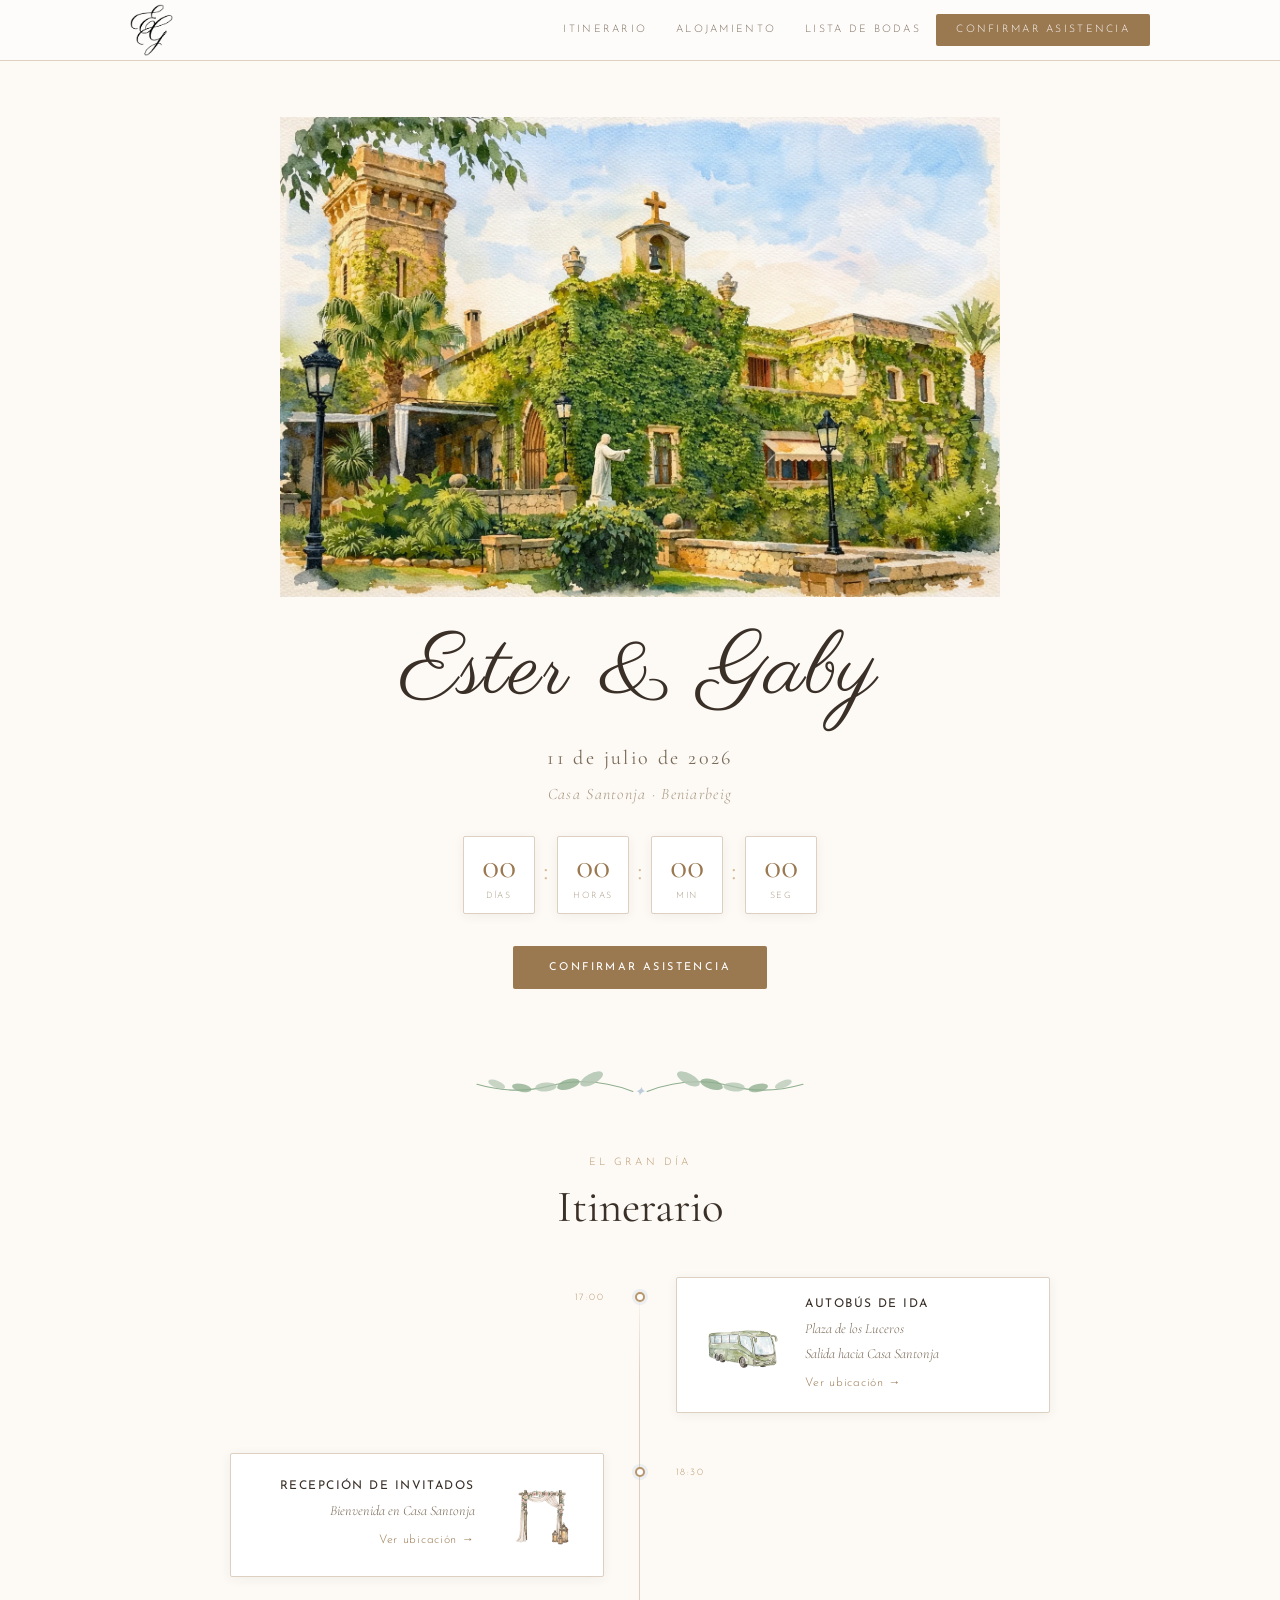
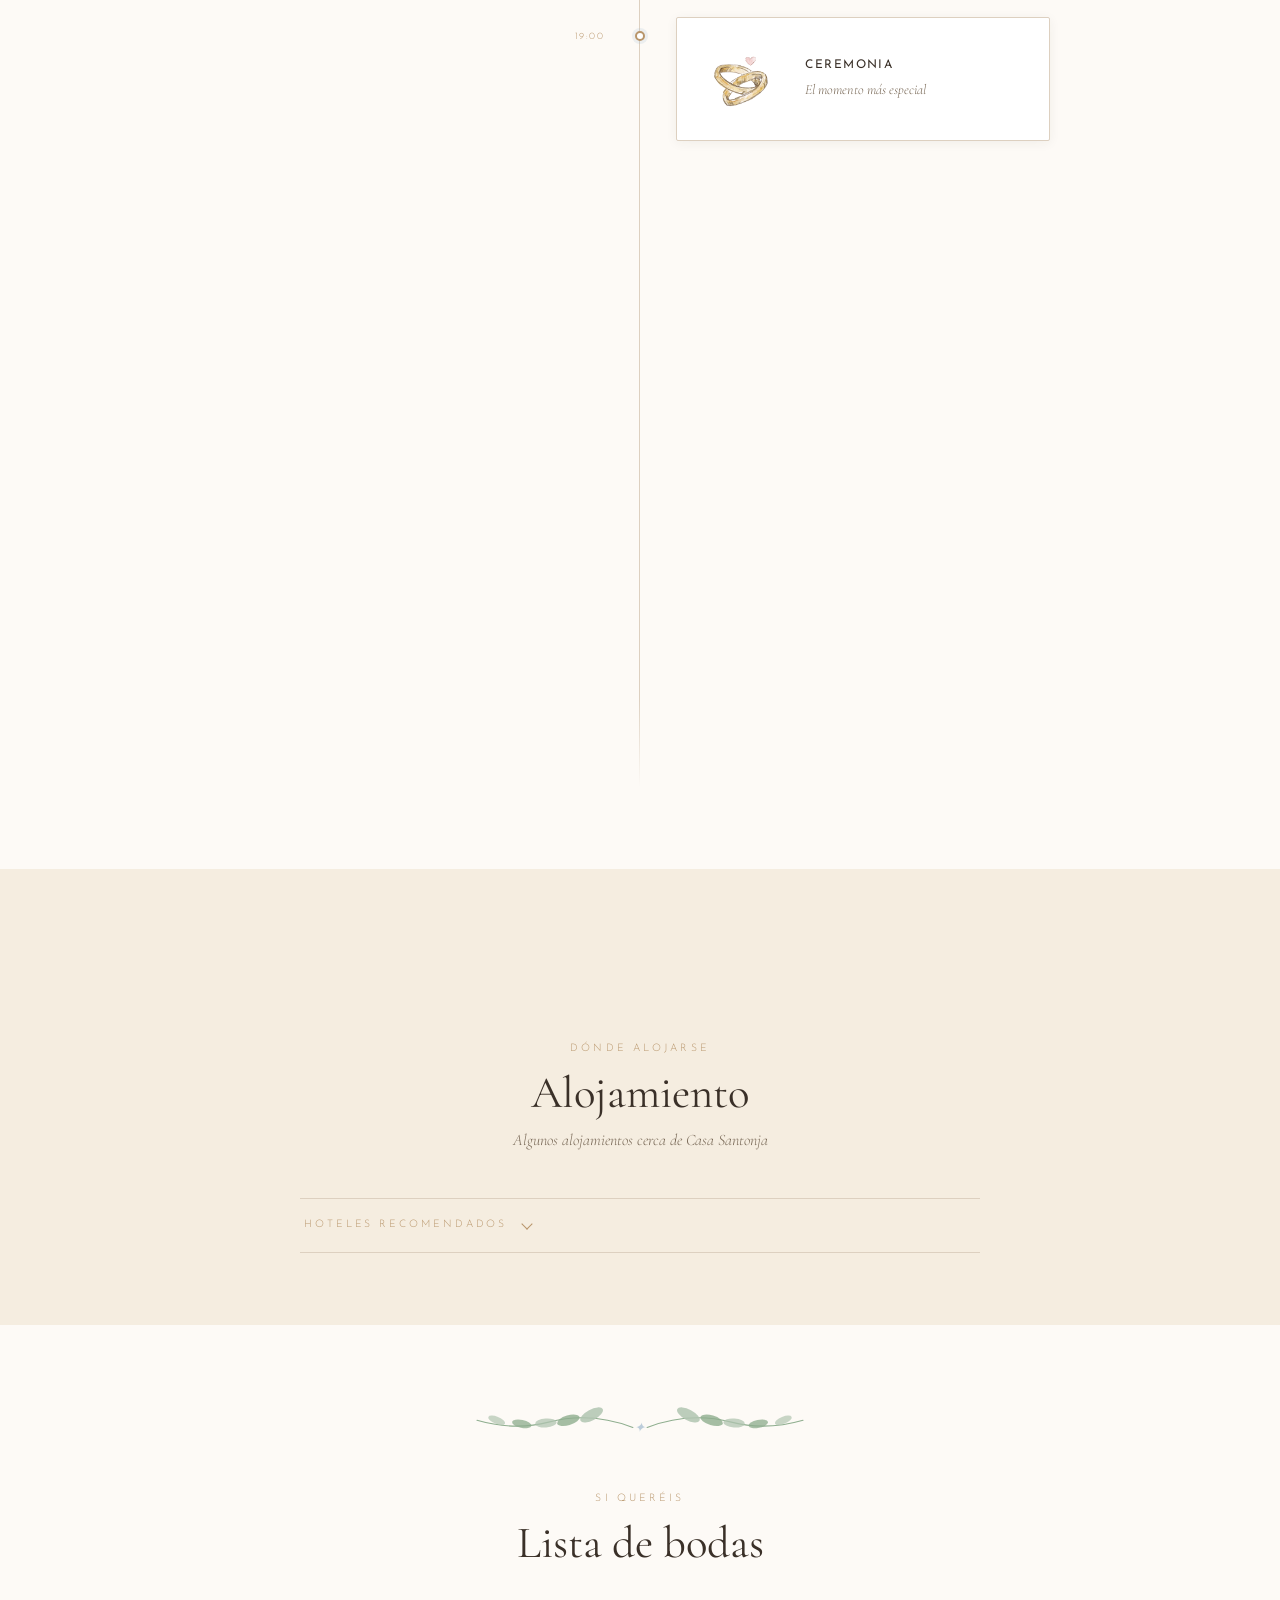
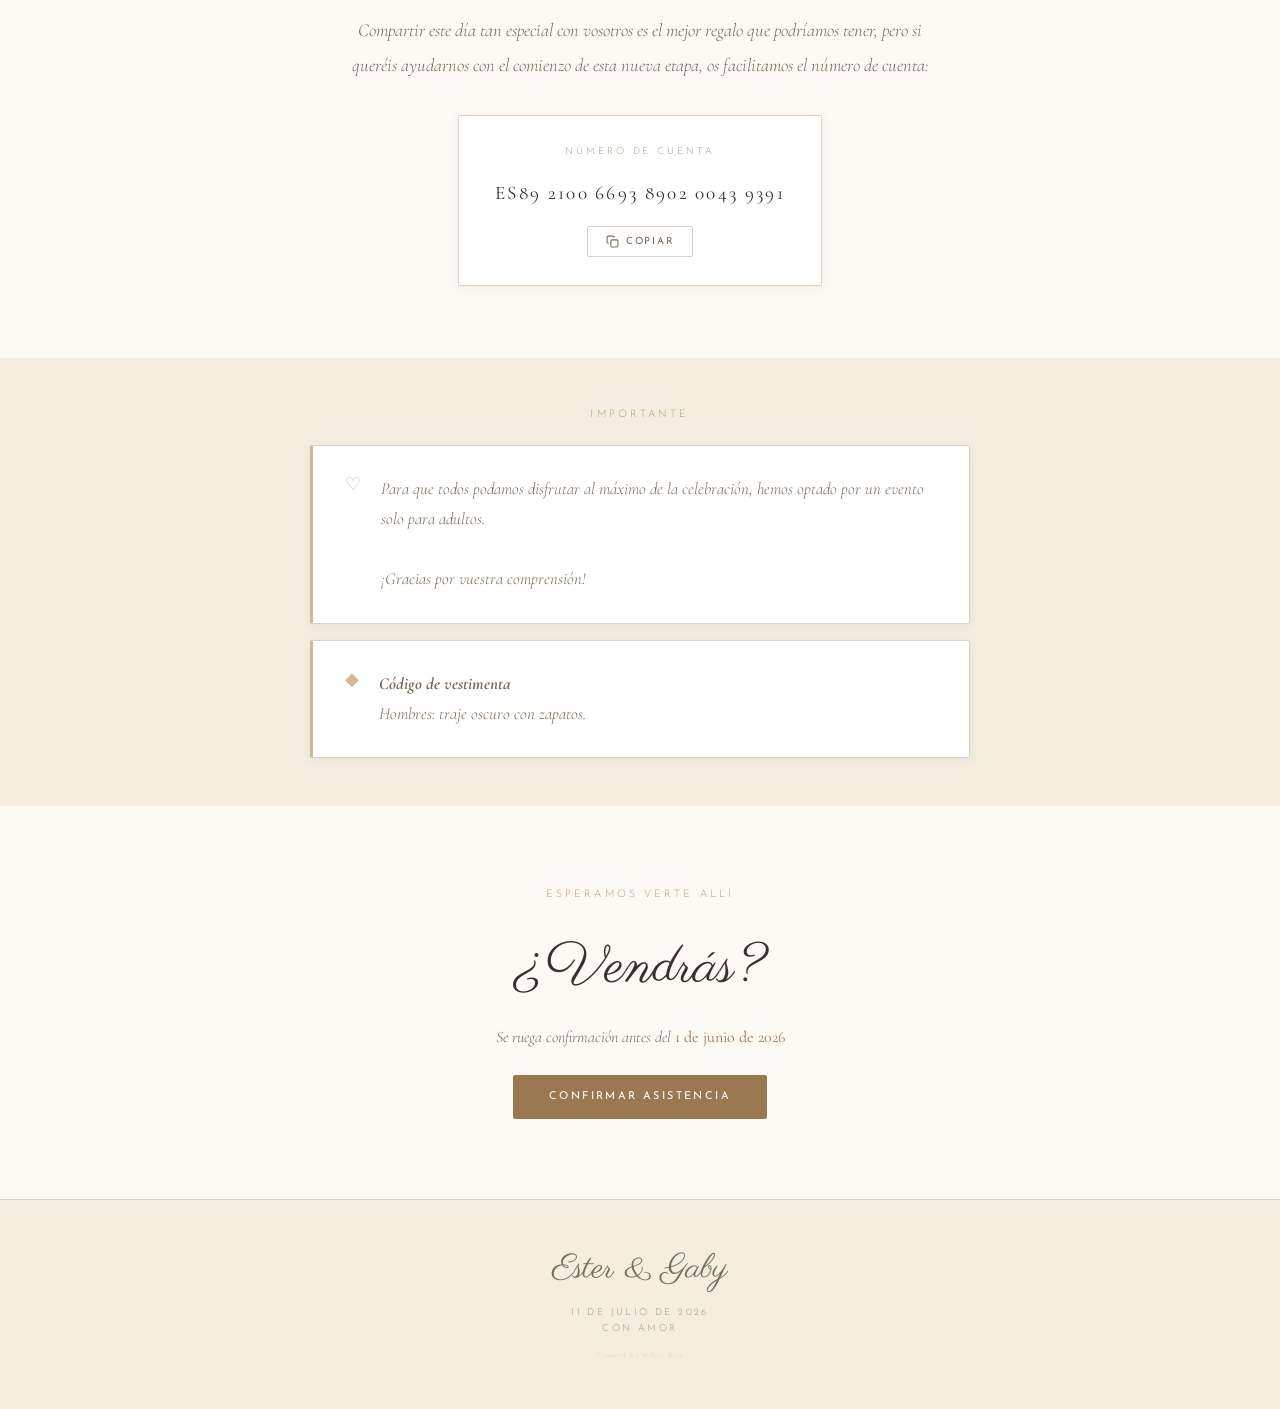
<file: index.html>
<!DOCTYPE html>
<html lang="es">
<head>
  <meta charset="UTF-8">
  <meta name="viewport" content="width=device-width, initial-scale=1.0">
  <meta name="description" content="Boda de Ester y Gaby · 11 de julio de 2026 · Casa Santonja, Beniarbeig">
  <title>Ester &amp; Gaby · 11.07.2026</title>

  <!-- Open Graph -->
  <meta property="og:type" content="website">
  <meta property="og:url" content="https://esterygaby.es">
  <meta property="og:title" content="Ester & Gaby · 11.07.2026">
  <meta property="og:description" content="Boda de Ester y Gaby · 11 de julio de 2026 · Casa Santonja, Beniarbeig">
  <meta property="og:image" content="https://esterygaby.es/Imagenes/toWEBP/santonjaacuarela2.webp">
  <meta property="og:locale" content="es_ES">
  <!-- Twitter Card -->
  <meta name="twitter:card" content="summary_large_image">
  <meta name="twitter:title" content="Ester & Gaby · 11.07.2026">
  <meta name="twitter:description" content="Boda de Ester y Gaby · 11 de julio de 2026 · Casa Santonja, Beniarbeig">
  <meta name="twitter:image" content="https://esterygaby.es/Imagenes/toWEBP/santonjaacuarela2.webp">

  <link rel="icon" type="image/png" href="Imagenes/eg-ok.png">
  <link rel="preload" as="image" href="Imagenes/toWEBP/santonjaacuarela2.webp">

  <link rel="preconnect" href="https://fonts.googleapis.com">
  <link rel="preconnect" href="https://fonts.gstatic.com" crossorigin>
  <link href="https://fonts.googleapis.com/css2?family=Cormorant+Garamond:ital,wght@0,300;0,400;0,600;1,300;1,400&family=Great+Vibes&family=Josefin+Sans:wght@300;400&family=Parisienne&display=swap" rel="stylesheet">
  <link rel="stylesheet" href="styles.css">
</head>
<body>

<!-- ══════════════════════════════════════
     NAVEGACIÓN
     ══════════════════════════════════════ -->
<header class="site-header" id="site-header">
  <nav class="nav-wrap" aria-label="Navegación principal">
    <a href="#inicio" class="nav-logo" aria-label="Inicio">
      <img src="Imagenes/eg-ok.png" alt="E & G" class="nav-logo-img">
    </a>
    <button class="nav-toggle" id="nav-toggle" aria-label="Abrir menú" aria-expanded="false" aria-controls="nav-menu">
      <span></span><span></span><span></span>
    </button>
    <ul class="nav-menu" id="nav-menu" role="list">
      <li><a href="#itinerario">Itinerario</a></li>
      <li><a href="#hoteles">Alojamiento</a></li>
      <li><a href="#lista-bodas">Lista de bodas</a></li>
      <li><a href="confirmacion.html" class="nav-cta-link">Confirmar asistencia</a></li>
    </ul>
  </nav>
</header>

<main>

  <!-- ══════════════════════════════════════
       HERO — imagen protagonista centrada
       ══════════════════════════════════════ -->
  <section class="hero" id="inicio">
    <div class="hero-inner">

      <!-- Imagen: protagonista, centrada, grande -->
      <div class="hero-img-wrap reveal">
        <img
          src="Imagenes/toWEBP/santonjaacuarela2.webp"
          alt="Casa Santonja, Beniarbeig — ilustración en acuarela"
          loading="eager"
          fetchpriority="high"
        >
      </div>

      <!-- Datos de la boda -->
      <div class="hero-text reveal">
        <h1 class="hero-names">
          Ester <span class="hero-ampersand">&amp;</span> Gaby
        </h1>
        <p class="hero-date">11 de julio de 2026</p>
        <p class="hero-location">Casa Santonja · Beniarbeig</p>

        <!-- Cuenta atrás -->
        <div class="countdown" id="countdown" role="timer" aria-label="Cuenta atrás para la boda">
          <div class="countdown-unit">
            <span class="countdown-num" id="cd-days">--</span>
            <span class="countdown-label">días</span>
          </div>
          <span class="countdown-sep" aria-hidden="true">:</span>
          <div class="countdown-unit">
            <span class="countdown-num" id="cd-hours">--</span>
            <span class="countdown-label">horas</span>
          </div>
          <span class="countdown-sep" aria-hidden="true">:</span>
          <div class="countdown-unit">
            <span class="countdown-num" id="cd-min">--</span>
            <span class="countdown-label">min</span>
          </div>
          <span class="countdown-sep" aria-hidden="true">:</span>
          <div class="countdown-unit">
            <span class="countdown-num" id="cd-sec">--</span>
            <span class="countdown-label">seg</span>
          </div>
        </div>

        <a href="confirmacion.html" class="btn btn-primary">Confirmar asistencia</a>
      </div>

    </div>

  </section>


  <!-- ══════════════════════════════════════
       ITINERARIO
       ══════════════════════════════════════ -->
  <section class="section" id="itinerario">
    <div class="container">

      <div class="olive-divider reveal" aria-hidden="true">
        <svg viewBox="0 0 500 68" xmlns="http://www.w3.org/2000/svg" aria-hidden="true">
          <path d="M242,34 Q195,16 148,28 Q110,38 68,26" stroke="#8fae8f" stroke-width="1.3" fill="none" stroke-linecap="round"/>
          <ellipse cx="196" cy="20" rx="14" ry="6" fill="#b0c4b0" transform="rotate(-28,196,20)" opacity="0.85"/>
          <ellipse cx="170" cy="26" rx="13" ry="5.5" fill="#8fae8f" transform="rotate(-16,170,26)" opacity="0.80"/>
          <ellipse cx="145" cy="29" rx="12" ry="5" fill="#b0c4b0" transform="rotate(-4,145,29)" opacity="0.75"/>
          <ellipse cx="118" cy="30" rx="11" ry="4.5" fill="#8fae8f" transform="rotate(12,118,30)" opacity="0.78"/>
          <ellipse cx="90"  cy="26" rx="10" ry="4" fill="#b0c4b0" transform="rotate(22,90,26)"   opacity="0.70"/>
          <text x="250" y="39" font-family="Cormorant Garamond, serif" font-size="15" fill="#9ab5cc" text-anchor="middle" font-style="italic" opacity="0.65">✦</text>
          <path d="M258,34 Q305,16 352,28 Q390,38 432,26" stroke="#8fae8f" stroke-width="1.3" fill="none" stroke-linecap="round"/>
          <ellipse cx="304" cy="20" rx="14" ry="6" fill="#b0c4b0" transform="rotate(28,304,20)"  opacity="0.85"/>
          <ellipse cx="330" cy="26" rx="13" ry="5.5" fill="#8fae8f" transform="rotate(16,330,26)" opacity="0.80"/>
          <ellipse cx="355" cy="29" rx="12" ry="5" fill="#b0c4b0" transform="rotate(4,355,29)"   opacity="0.75"/>
          <ellipse cx="382" cy="30" rx="11" ry="4.5" fill="#8fae8f" transform="rotate(-12,382,30)" opacity="0.78"/>
          <ellipse cx="410" cy="26" rx="10" ry="4" fill="#b0c4b0" transform="rotate(-22,410,26)" opacity="0.70"/>
        </svg>
      </div>

      <div class="section-header reveal">
        <p class="section-eyebrow">El gran día</p>
        <h2 class="section-title">Itinerario</h2>
      </div>

      <div class="timeline-wrap">
        <ol class="timeline" role="list">

          <li class="timeline-item reveal">
            <div class="timeline-time">17:00</div>
            <div class="timeline-dot" aria-hidden="true"></div>
            <div class="timeline-card">
              <img src="Imagenes/toWEBP/AutobusIdaNF.webp" alt="Autobús de ida" class="timeline-img" loading="lazy">
              <div class="timeline-info">
                <h3>Autobús de ida</h3>
                <p>Plaza de los Luceros</p>
                <p>Salida hacia Casa Santonja</p>
                <a href="https://maps.app.goo.gl/p4vRkN74DGF73ftJA" class="timeline-map-link" target="_blank" rel="noopener noreferrer">Ver ubicación →</a>
              </div>
            </div>
          </li>

          <li class="timeline-item reveal">
            <div class="timeline-time">18:30</div>
            <div class="timeline-dot" aria-hidden="true"></div>
            <div class="timeline-card">
              <img src="Imagenes/toWEBP/CeremoniaNF.webp" alt="Recepción de invitados" class="timeline-img" loading="lazy">
              <div class="timeline-info">
                <h3>Recepción de invitados</h3>
                <p>Bienvenida en Casa Santonja</p>
                <a href="https://maps.app.goo.gl/RZpNBJd82f4wxERx7" class="timeline-map-link" target="_blank" rel="noopener noreferrer">Ver ubicación →</a>
              </div>
            </div>
          </li>

          <li class="timeline-item reveal">
            <div class="timeline-time">19:00</div>
            <div class="timeline-dot" aria-hidden="true"></div>
            <div class="timeline-card">
              <img src="Imagenes/toWEBP/AnillosNF.webp" alt="Ceremonia" class="timeline-img" loading="lazy">
              <div class="timeline-info">
                <h3>Ceremonia</h3>
                <p>El momento más especial</p>
              </div>
            </div>
          </li>

          <li class="timeline-item reveal">
            <div class="timeline-time">20:00</div>
            <div class="timeline-dot" aria-hidden="true"></div>
            <div class="timeline-card">
              <img src="Imagenes/toWEBP/CoctelNF.webp" alt="Cóctel" class="timeline-img" loading="lazy">
              <div class="timeline-info">
                <h3>Cóctel</h3>
                <p>Brindemos juntos</p>
              </div>
            </div>
          </li>

          <li class="timeline-item reveal">
            <div class="timeline-time">21:30</div>
            <div class="timeline-dot" aria-hidden="true"></div>
            <div class="timeline-card">
              <img src="Imagenes/toWEBP/CenaNF.webp" alt="Cena" class="timeline-img" loading="lazy">
              <div class="timeline-info">
                <h3>Cena</h3>
                <p>Una velada inolvidable</p>
              </div>
            </div>
          </li>

          <li class="timeline-item reveal">
            <div class="timeline-time">00:00</div>
            <div class="timeline-dot" aria-hidden="true"></div>
            <div class="timeline-card">
              <img src="Imagenes/toWEBP/FiestaNF.webp" alt="Fiesta" class="timeline-img" loading="lazy">
              <div class="timeline-info">
                <h3>Fiesta</h3>
                <p>¡A bailar toda la noche!</p>
              </div>
            </div>
          </li>

          <li class="timeline-item reveal">
            <div class="timeline-time">01:30 · 04:30</div>
            <div class="timeline-dot" aria-hidden="true"></div>
            <div class="timeline-card">
              <img src="Imagenes/toWEBP/AutobusVueltaNF.webp" alt="Autobús de vuelta" class="timeline-img" loading="lazy">
              <div class="timeline-info">
                <h3>Autobús de vuelta</h3>
                <p>Dos salidas disponibles</p>
              </div>
            </div>
          </li>

        </ol>
      </div>
    </div>
  </section>


  <!-- ══════════════════════════════════════
       HOTELES
       ══════════════════════════════════════ -->
  <section class="section section-alt" id="hoteles">
    <div class="container">

      <div class="olive-divider reveal" aria-hidden="true">
        <svg viewBox="0 0 400 60" xmlns="http://www.w3.org/2000/svg" aria-hidden="true">
          <path d="M192,30 Q155,14 118,24 Q90,32 58,22" stroke="#8fae8f" stroke-width="1.2" fill="none" stroke-linecap="round"/>
          <ellipse cx="156" cy="17" rx="12" ry="5" fill="#b0c4b0" transform="rotate(-24,156,17)" opacity="0.82"/>
          <ellipse cx="133" cy="23" rx="11" ry="4.5" fill="#8fae8f" transform="rotate(-10,133,23)" opacity="0.78"/>
          <ellipse cx="110" cy="26" rx="10" ry="4" fill="#b0c4b0" transform="rotate(6,110,26)"   opacity="0.74"/>
          <ellipse cx="86"  cy="24" rx="9"  ry="3.5" fill="#8fae8f" transform="rotate(18,86,24)" opacity="0.70"/>
          <text x="200" y="35" font-family="Cormorant Garamond, serif" font-size="13" fill="#9ab5cc" text-anchor="middle" font-style="italic" opacity="0.60">✦</text>
          <path d="M208,30 Q245,14 282,24 Q310,32 342,22" stroke="#8fae8f" stroke-width="1.2" fill="none" stroke-linecap="round"/>
          <ellipse cx="244" cy="17" rx="12" ry="5" fill="#b0c4b0" transform="rotate(24,244,17)"  opacity="0.82"/>
          <ellipse cx="267" cy="23" rx="11" ry="4.5" fill="#8fae8f" transform="rotate(10,267,23)" opacity="0.78"/>
          <ellipse cx="290" cy="26" rx="10" ry="4" fill="#b0c4b0" transform="rotate(-6,290,26)"  opacity="0.74"/>
          <ellipse cx="314" cy="24" rx="9"  ry="3.5" fill="#8fae8f" transform="rotate(-18,314,24)" opacity="0.70"/>
        </svg>
      </div>

      <div class="section-header reveal">
        <p class="section-eyebrow">Dónde alojarse</p>
        <h2 class="section-title">Alojamiento</h2>
        <p class="section-sub">Algunos alojamientos cerca de Casa Santonja</p>
      </div>

      <div class="hotels-accordion reveal">

        <details class="hotel-group">
          <summary class="hotel-summary">
            <span class="hotel-group-location">Hoteles recomendados</span>
            <span class="hotel-chevron" aria-hidden="true"></span>
          </summary>
          <ul class="hotel-list">
            <li class="hotel-item">
              <div class="hotel-item-info">
                <span class="hotel-name">Adhoc Vitae Retreats &amp; Health</span>
                <span class="hotel-town">Beniarbeig</span>
              </div>
              <a href="https://maps.app.goo.gl/KFRCKnJZRiiMPRyb6" class="hotel-map-btn" target="_blank" rel="noopener noreferrer">Ver ubicación →</a>
            </li>
            <li class="hotel-item">
              <div class="hotel-item-info">
                <span class="hotel-name">Hotel Ramis</span>
                <span class="hotel-town">Ondara</span>
              </div>
              <a href="https://maps.app.goo.gl/exrRbSFAP2Ebo7yaA" class="hotel-map-btn" target="_blank" rel="noopener noreferrer">Ver ubicación →</a>
            </li>
            <li class="hotel-item">
              <div class="hotel-item-info">
                <span class="hotel-name">Casona de las Flores</span>
                <span class="hotel-town">Ondara</span>
              </div>
              <a href="https://maps.app.goo.gl/NZmmSFHzmNUwF7Rm6" class="hotel-map-btn" target="_blank" rel="noopener noreferrer">Ver ubicación →</a>
            </li>
            <li class="hotel-item">
              <div class="hotel-item-info">
                <span class="hotel-name">Hotel ASA La Marina</span>
                <span class="hotel-town">Ondara</span>
              </div>
              <a href="https://maps.app.goo.gl/uL2nUuyUgD6gPxY66" class="hotel-map-btn" target="_blank" rel="noopener noreferrer">Ver ubicación →</a>
            </li>
            <li class="hotel-item">
              <div class="hotel-item-info">
                <span class="hotel-name">Hotel Los Angeles Denia</span>
                <span class="hotel-town">Dénia</span>
              </div>
              <a href="https://maps.app.goo.gl/HvYwg4G5nLR6vy2U6" class="hotel-map-btn" target="_blank" rel="noopener noreferrer">Ver ubicación →</a>
            </li>
            <li class="hotel-item">
              <div class="hotel-item-info">
                <span class="hotel-name">Hotel Rosa</span>
                <span class="hotel-town">Dénia</span>
              </div>
              <a href="https://maps.app.goo.gl/Zpdt1HXTdoWCRWNr8" class="hotel-map-btn" target="_blank" rel="noopener noreferrer">Ver ubicación →</a>
            </li>
            <li class="hotel-item">
              <div class="hotel-item-info">
                <span class="hotel-name">Hotel Denia Marriott La Sella Golf Resort &amp; Spa</span>
                <span class="hotel-town">Dénia</span>
              </div>
              <a href="https://maps.app.goo.gl/dEVRmYpiS7JLbfqc6" class="hotel-map-btn" target="_blank" rel="noopener noreferrer">Ver ubicación →</a>
            </li>
            <li class="hotel-item">
              <div class="hotel-item-info">
                <span class="hotel-name">Oliva Nova Beach &amp; Golf Hotel</span>
                <span class="hotel-town">Oliva</span>
              </div>
              <a href="https://maps.app.goo.gl/hcScYHo82cM1JGo16" class="hotel-map-btn" target="_blank" rel="noopener noreferrer">Ver ubicación →</a>
            </li>
          </ul>
        </details>

      </div>
    </div>
  </section>


  <!-- ══════════════════════════════════════
       LISTA DE BODAS
       ══════════════════════════════════════ -->
  <section class="section" id="lista-bodas">
    <div class="container">

      <div class="olive-divider reveal" aria-hidden="true">
        <svg viewBox="0 0 500 68" xmlns="http://www.w3.org/2000/svg" aria-hidden="true">
          <path d="M242,34 Q195,16 148,28 Q110,38 68,26" stroke="#8fae8f" stroke-width="1.3" fill="none" stroke-linecap="round"/>
          <ellipse cx="196" cy="20" rx="14" ry="6" fill="#b0c4b0" transform="rotate(-28,196,20)" opacity="0.85"/>
          <ellipse cx="170" cy="26" rx="13" ry="5.5" fill="#8fae8f" transform="rotate(-16,170,26)" opacity="0.80"/>
          <ellipse cx="145" cy="29" rx="12" ry="5" fill="#b0c4b0" transform="rotate(-4,145,29)" opacity="0.75"/>
          <ellipse cx="118" cy="30" rx="11" ry="4.5" fill="#8fae8f" transform="rotate(12,118,30)" opacity="0.78"/>
          <ellipse cx="90"  cy="26" rx="10" ry="4" fill="#b0c4b0" transform="rotate(22,90,26)"   opacity="0.70"/>
          <text x="250" y="39" font-family="Cormorant Garamond, serif" font-size="15" fill="#9ab5cc" text-anchor="middle" font-style="italic" opacity="0.65">✦</text>
          <path d="M258,34 Q305,16 352,28 Q390,38 432,26" stroke="#8fae8f" stroke-width="1.3" fill="none" stroke-linecap="round"/>
          <ellipse cx="304" cy="20" rx="14" ry="6" fill="#b0c4b0" transform="rotate(28,304,20)"  opacity="0.85"/>
          <ellipse cx="330" cy="26" rx="13" ry="5.5" fill="#8fae8f" transform="rotate(16,330,26)" opacity="0.80"/>
          <ellipse cx="355" cy="29" rx="12" ry="5" fill="#b0c4b0" transform="rotate(4,355,29)"   opacity="0.75"/>
          <ellipse cx="382" cy="30" rx="11" ry="4.5" fill="#8fae8f" transform="rotate(-12,382,30)" opacity="0.78"/>
          <ellipse cx="410" cy="26" rx="10" ry="4" fill="#b0c4b0" transform="rotate(-22,410,26)" opacity="0.70"/>
        </svg>
      </div>

      <div class="section-header reveal">
        <p class="section-eyebrow">Si queréis</p>
        <h2 class="section-title">Lista de bodas</h2>
      </div>

      <div class="lista-content reveal">
        <p class="lista-text">
          Compartir este día tan especial con vosotros es el mejor regalo
          que podríamos tener, pero si queréis ayudarnos con el comienzo
          de esta nueva etapa, os facilitamos el <span style="white-space:nowrap">número de cuenta:</span>
        </p>
        <div class="iban-card">
          <p class="iban-label">Número de cuenta</p>
          <code class="iban-number" id="iban-number">ES89 2100 6693 8902 0043 9391</code>
          <button class="btn-copy" id="btn-copy" type="button" aria-label="Copiar número de cuenta al portapapeles">
            <svg width="13" height="13" viewBox="0 0 24 24" fill="none" stroke="currentColor" stroke-width="2" aria-hidden="true">
              <rect x="9" y="9" width="13" height="13" rx="2" ry="2"></rect>
              <path d="M5 15H4a2 2 0 0 1-2-2V4a2 2 0 0 1 2-2h9a2 2 0 0 1 2 2v1"></path>
            </svg>
            Copiar
          </button>
          <span class="copy-feedback" id="copy-feedback" role="status" aria-live="polite">¡Copiado!</span>
        </div>
      </div>

    </div>
  </section>


  <!-- ══════════════════════════════════════
       IMPORTANTE — NOTAS
       ══════════════════════════════════════ -->
  <section class="section-nota section-alt">
    <div class="container">
      <p class="section-eyebrow reveal" style="text-align:center; margin-bottom:1.25rem;">Importante</p>
      <div class="nota-card reveal">
        <span class="nota-icon" aria-hidden="true">♡</span>
        <p class="nota-text">
          Para que todos podamos disfrutar al máximo de la celebración,
          hemos optado por un evento solo para adultos.<br><br>
          ¡Gracias por vuestra comprensión!
        </p>
      </div>
      <div class="nota-card reveal" style="margin-top:1rem;">
        <span class="nota-icon" aria-hidden="true">◆</span>
        <p class="nota-text">
          <strong>Código de vestimenta</strong><br>
          Hombres: traje oscuro con zapatos.
        </p>
      </div>
    </div>
  </section>


  <!-- ══════════════════════════════════════
       CTA — CONFIRMAR
       ══════════════════════════════════════ -->
  <section class="section section-cta" id="confirmar">
    <div class="container">
      <div class="cta-inner reveal">
        <p class="section-eyebrow">Esperamos verte allí</p>
        <h2 class="section-title-script">¿Vendrás?</h2>
        <p class="cta-deadline">
          Se ruega confirmación antes del
          <strong>1 de junio de 2026</strong>
        </p>
        <a href="confirmacion.html" class="btn btn-primary">Confirmar asistencia</a>
      </div>
    </div>
  </section>

</main>


<!-- ══════════════════════════════════════
     FOOTER
     ══════════════════════════════════════ -->
<footer class="site-footer">
  <div class="footer-content">
    <p class="footer-names">Ester &amp; Gaby</p>
    <p class="footer-meta">11 de julio de 2026</p>
    <p class="footer-meta">Con amor</p>
    <p class="footer-powered">Powered by Wilbur Bros</p>
  </div>
</footer>

<script src="script.js" defer></script>
</body>
</html>
</file>
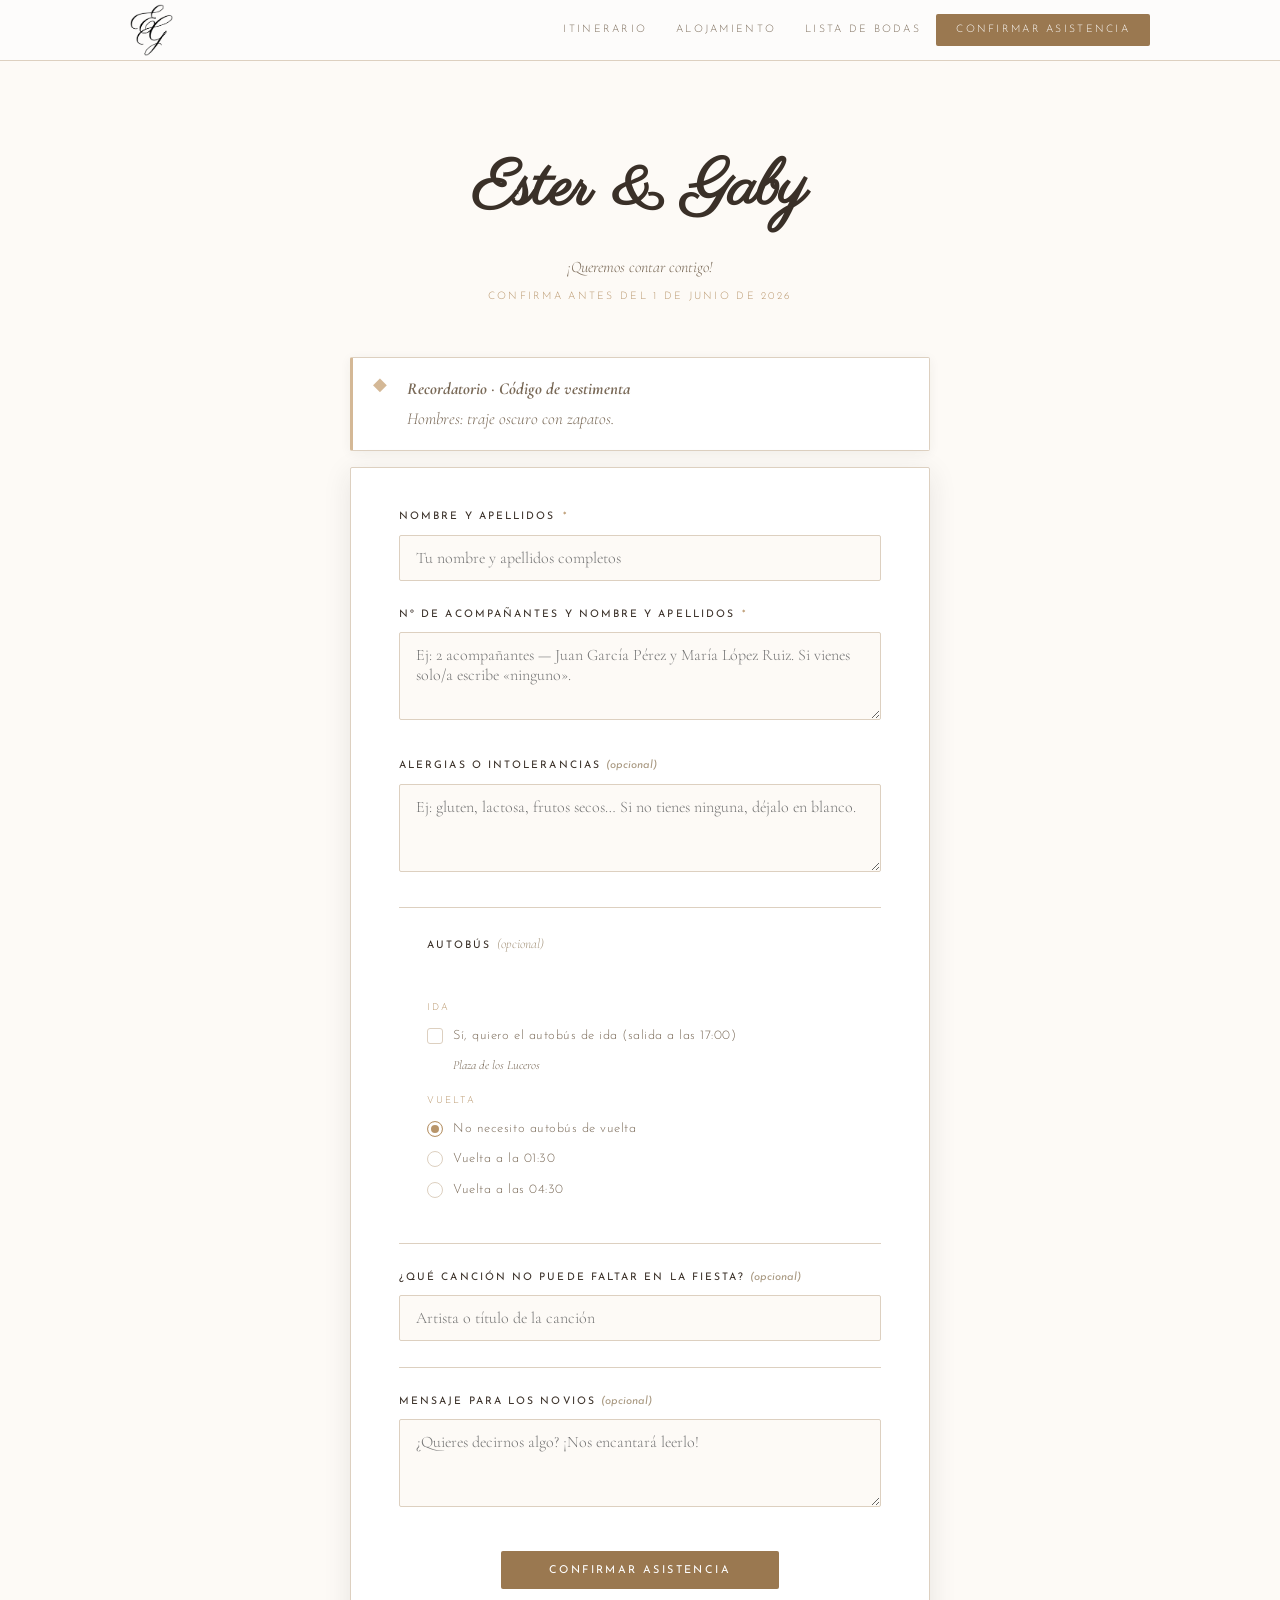
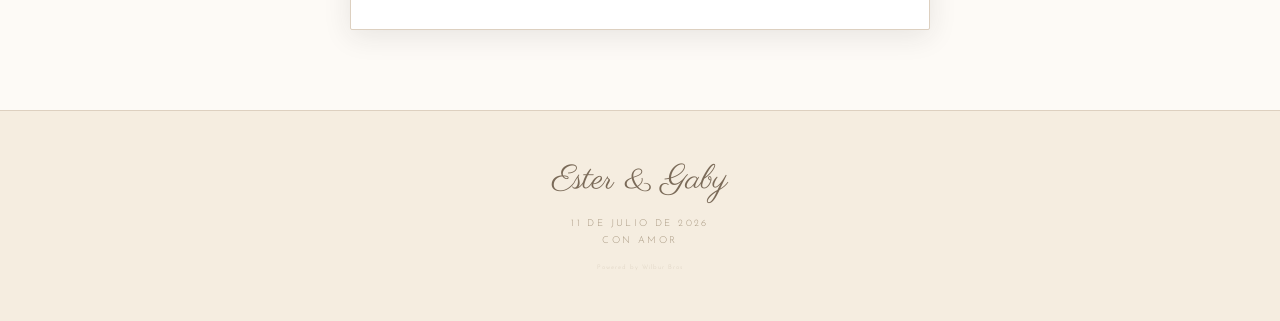
<file: confirmacion.html>
<!DOCTYPE html>
<html lang="es">
<head>
  <meta charset="UTF-8">
  <meta name="viewport" content="width=device-width, initial-scale=1.0">
  <meta name="description" content="Confirma tu asistencia a la boda de Ester y Gaby · 11 de julio de 2026">
  <title>Confirmar asistencia · Ester &amp; Gaby</title>

  <link rel="icon" type="image/png" href="Imagenes/eg-ok.png">

  <link rel="preconnect" href="https://fonts.googleapis.com">
  <link rel="preconnect" href="https://fonts.gstatic.com" crossorigin>
  <link href="https://fonts.googleapis.com/css2?family=Cormorant+Garamond:ital,wght@0,300;0,400;0,600;1,300;1,400&family=Great+Vibes&family=Josefin+Sans:wght@300;400&family=Parisienne&display=swap" rel="stylesheet">
  <link rel="stylesheet" href="styles.css">
</head>
<body class="form-page">

<!-- ══════════════════════════════════════
     NAVEGACIÓN
     ══════════════════════════════════════ -->
<header class="site-header" id="site-header">
  <nav class="nav-wrap" aria-label="Navegación principal">
    <a href="index.html" class="nav-logo" aria-label="Volver al inicio">
      <img src="Imagenes/eg-ok.png" alt="E & G" class="nav-logo-img">
    </a>

    <button
      class="nav-toggle"
      id="nav-toggle"
      aria-label="Abrir menú de navegación"
      aria-expanded="false"
      aria-controls="nav-menu"
    >
      <span></span><span></span><span></span>
    </button>

    <ul class="nav-menu" id="nav-menu" role="list">
      <li><a href="index.html#itinerario">Itinerario</a></li>
      <li><a href="index.html#hoteles">Alojamiento</a></li>
      <li><a href="index.html#lista-bodas">Lista de bodas</a></li>
      <li><a href="confirmacion.html" class="nav-cta-link">Confirmar asistencia</a></li>
    </ul>
  </nav>
</header>

<main>

  <!-- ══════════════════════════════════════
       HERO DEL FORMULARIO
       ══════════════════════════════════════ -->
  <div class="form-hero">
    <div class="form-hero-text">
      <h1 class="form-hero-names">Ester &amp; Gaby</h1>
      <p class="form-hero-sub">¡Queremos contar contigo!</p>
      <p class="form-hero-deadline">Confirma antes del 1 de junio de 2026</p>
    </div>
  </div>

  <!-- ══════════════════════════════════════
       CÓDIGO DE VESTIMENTA
       ══════════════════════════════════════ -->
  <div style="max-width: 620px; margin: 0 auto; padding: 1.5rem 1.25rem 0.5rem;">
    <div class="nota-card" style="padding: 1rem 1.25rem;">
      <span class="nota-icon" aria-hidden="true">◆</span>
      <p class="nota-text">
        <strong>Recordatorio · Código de vestimenta</strong><br>
        Hombres: traje oscuro con zapatos.
      </p>
    </div>
  </div>

  <!-- ══════════════════════════════════════
       FORMULARIO RSVP
       ══════════════════════════════════════ -->
  <div class="form-wrapper">

    <!--
      ╔═══════════════════════════════════════════════════════════╗
      ║  GOOGLE APPS SCRIPT                                       ║
      ║  Cuando tengas la URL del Web App, sustitúyela aquí:      ║
      ║  action="https://script.google.com/macros/s/AKfycbyWV3R-04KNfrPffSEsRzSnWg1pP5Fo3r7Xl1ZWSxY2ciwISnov5Mxejd42m9c_a0JSHA/exec"   ║
      ╚═══════════════════════════════════════════════════════════╝
    -->
    <form
      id="rsvp-form"
      class="rsvp-form"
      action="https://script.google.com/macros/s/AKfycbyWV3R-04KNfrPffSEsRzSnWg1pP5Fo3r7Xl1ZWSxY2ciwISnov5Mxejd42m9c_a0JSHA/exec"
      method="POST"
      novalidate
    >

      <!-- ── 1. Nombre y apellidos ── -->
      <div class="form-group">
        <label class="form-label" for="nombre">
          Nombre y apellidos <span class="req" aria-label="obligatorio">*</span>
        </label>
        <input
          type="text"
          id="nombre"
          name="nombre"
          class="form-input"
          placeholder="Tu nombre y apellidos completos"
          required
          autocomplete="name"
        >
      </div>

      <!-- ── 2. Acompañantes ── -->
      <div class="form-group">
        <label class="form-label" for="acompanantes">
          Nº de acompañantes y nombre y apellidos <span class="req" aria-label="obligatorio">*</span>
        </label>
        <textarea
          id="acompanantes"
          name="acompanantes"
          class="form-textarea"
          rows="3"
          placeholder="Ej: 2 acompañantes — Juan García Pérez y María López Ruiz. Si vienes solo/a escribe «ninguno»."
          required
        ></textarea>
      </div>

      <!-- ── 3. Alergias ── -->
      <div class="form-group">
        <label class="form-label" for="alergias">
          Alergias o intolerancias <span class="opt">(opcional)</span>
        </label>
        <textarea
          id="alergias"
          name="alergias"
          class="form-textarea"
          rows="2"
          placeholder="Ej: gluten, lactosa, frutos secos… Si no tienes ninguna, déjalo en blanco."
        ></textarea>
      </div>

      <hr class="form-divider">

      <!-- ── 4 & 5. Autobús ── -->
      <fieldset class="bus-fieldset">
        <legend class="bus-legend">
          Autobús <span style="font-family:var(--font-serif); font-style:italic; font-weight:300; text-transform:none; letter-spacing:0; font-size:0.85rem; color:var(--text-xlight);">(opcional)</span>
        </legend>

        <!-- Ida -->
        <p class="bus-sublabel">Ida</p>
        <label class="check-label">
          <input type="checkbox" name="autobus_ida" id="autobus_ida" value="Sí, autobús de ida (17:00)">
          Sí, quiero el autobús de ida (salida a las 17:00)
        </label>
        <p class="bus-place">Plaza de los Luceros</p>

        <!-- Vuelta (radio excluyente) -->
        <p class="bus-sublabel">Vuelta</p>
        <div role="radiogroup" aria-label="Selecciona la hora de vuelta del autobús">
          <label class="radio-label">
            <input type="radio" name="autobus_vuelta" value="Sin autobús de vuelta" checked>
            No necesito autobús de vuelta
          </label>
          <label class="radio-label">
            <input type="radio" name="autobus_vuelta" value="Vuelta 01:30">
            Vuelta a la 01:30
          </label>
          <label class="radio-label">
            <input type="radio" name="autobus_vuelta" value="Vuelta 04:30">
            Vuelta a las 04:30
          </label>
        </div>
      </fieldset>

      <hr class="form-divider">

      <!-- ── 6. Canción ── -->
      <div class="form-group">
        <label class="form-label" for="cancion">
          ¿Qué canción no puede faltar en la fiesta? <span class="opt">(opcional)</span>
        </label>
        <input
          type="text"
          id="cancion"
          name="cancion"
          class="form-input"
          placeholder="Artista o título de la canción"
        >
      </div>

      <hr class="form-divider">

      <!-- ── 7. Mensaje ── -->
      <div class="form-group">
        <label class="form-label" for="mensaje">
          Mensaje para los novios <span class="opt">(opcional)</span>
        </label>
        <textarea
          id="mensaje"
          name="mensaje"
          class="form-textarea"
          rows="3"
          placeholder="¿Quieres decirnos algo? ¡Nos encantará leerlo!"
        ></textarea>
      </div>

      <!-- ── Enviar ── -->
      <div class="form-actions">
        <button type="submit" class="submit-btn" id="submit-btn">
          <span id="btn-text">Confirmar asistencia</span>
        </button>
      </div>

      <!-- Estado: éxito / error -->
      <div class="form-status" id="form-status" role="alert" aria-live="polite"></div>

    </form>
  </div>

</main>


<!-- ══════════════════════════════════════
     FOOTER
     ══════════════════════════════════════ -->
<footer class="site-footer">
  <div class="footer-content">
    <p class="footer-names">Ester &amp; Gaby</p>
    <p class="footer-meta">11 de julio de 2026</p>
    <p class="footer-meta">Con amor</p>
    <p class="footer-powered">Powered by Wilbur Bros</p>
  </div>
</footer>

<script src="script.js" defer></script>
</body>
</html>
</file>
<file: styles.css>
/* ============================================================
   BODA ESTER & GABY · 11.07.2026
   Diseño: acuarela hortensias azules · Mobile-first
   ============================================================ */

/* ── Variables ── */
:root {
  --bg:           #fdfaf6;
  --bg-alt:       #f5ede0;
  --text:         #3a3028;
  --text-light:   #7a6a58;
  --text-xlight:  #a89880;

  --h1:           #d4b896;   /* beige cálido claro */
  --h2:           #b8956a;   /* camel / oro viejo principal */
  --h3:           #e8d8c4;   /* beige pálido */
  --h4:           #9a7850;   /* marrón cálido */
  --sage1:        #8fae8f;   /* hojas olivo */
  --sage2:        #b0c4b0;   /* hojas claras */
  --sage3:        #6e8f72;   /* hojas sombra */
  --border:       #ddd0c0;
  --cta:          #9a7850;
  --cta-hover:    #7a5e3a;
  --white:        #ffffff;

  --font-script:  'Great Vibes', cursive;
  --font-serif:   'Cormorant Garamond', Georgia, serif;
  --font-sans:    'Josefin Sans', 'Helvetica Neue', sans-serif;

  --radius:       2px;
  --transition:   0.3s ease;
  --shadow-sm:    0 2px 12px rgba(44,44,42,.06);
  --shadow-md:    0 6px 28px rgba(44,44,42,.10);
}

/* ── Reset ── */
*, *::before, *::after { box-sizing: border-box; margin: 0; padding: 0; }
html { scroll-behavior: smooth; font-size: 16px; }
body {
  background: var(--bg);
  color: var(--text);
  font-family: var(--font-sans);
  font-weight: 300;
  line-height: 1.75;
  overflow-x: hidden;
}
img { max-width: 100%; height: auto; display: block; }
a  { color: inherit; text-decoration: none; transition: var(--transition); }
ul, ol { list-style: none; }
button { cursor: pointer; font-family: inherit; }

/* ── Container ── */
.container {
  width: 100%;
  max-width: 1060px;
  margin: 0 auto;
  padding: 0 1.25rem;
}

/* ── Secciones base ── */
.section { padding: 4.5rem 0; }
.section-alt { background: var(--bg-alt); }

.section-header { text-align: center; margin-bottom: 2.75rem; }

.section-eyebrow {
  font-family: var(--font-sans);
  font-size: 0.65rem;
  letter-spacing: 0.3em;
  text-transform: uppercase;
  color: var(--h2);
  margin-bottom: 0.6rem;
}

.section-title {
  font-family: var(--font-serif);
  font-size: clamp(1.9rem, 5vw, 2.8rem);
  font-weight: 400;
  color: var(--text);
  line-height: 1.15;
}

.section-title-script {
  font-family: 'Parisienne', cursive;
  font-size: clamp(2.4rem, 6vw, 3.5rem);
  font-weight: 400;
  color: var(--text);
  line-height: 1.1;
}

.section-sub {
  font-family: var(--font-serif);
  font-size: 1rem;
  font-style: italic;
  color: var(--text-light);
  margin-top: 0.4rem;
}

/* ── Olive branch SVG divider ── */
.olive-divider {
  display: flex;
  justify-content: center;
  margin: 0 auto 2rem;
  max-width: 480px;
  padding: 0 1rem;
  opacity: 0.85;
}
.olive-divider svg { width: 100%; height: auto; }

/* ── Scroll reveal ── */
.reveal {
  opacity: 0;
  transform: translateY(20px);
  transition: opacity 0.65s ease, transform 0.65s ease;
}
.reveal.is-visible { opacity: 1; transform: none; }
@media (prefers-reduced-motion: reduce) {
  .reveal { transition: none; opacity: 1; transform: none; }
}

/* ── Botones ── */
.btn {
  display: inline-block;
  padding: 0.75rem 2.25rem;
  font-family: var(--font-sans);
  font-size: 0.68rem;
  font-weight: 400;
  letter-spacing: 0.22em;
  text-transform: uppercase;
  border-radius: var(--radius);
  transition: var(--transition);
  border: none;
}
.btn-primary {
  background: var(--cta);
  color: var(--white);
}
.btn-primary:hover { background: var(--cta-hover); }

.btn-outline {
  background: transparent;
  color: var(--h2);
  border: 1px solid var(--h2);
}
.btn-outline:hover { background: var(--h2); color: var(--white); }


/* ============================================================
   NAVIGATION
   ============================================================ */

.site-header {
  position: sticky;
  top: 0; z-index: 200;
  background: rgba(253,252,251,0.94);
  backdrop-filter: blur(10px);
  -webkit-backdrop-filter: blur(10px);
  border-bottom: 1px solid var(--border);
  transition: box-shadow var(--transition);
}
.site-header.scrolled { box-shadow: var(--shadow-sm); }

.nav-wrap {
  max-width: 1060px;
  margin: 0 auto;
  padding: 0 1.25rem;
  height: 60px;
  display: flex;
  align-items: center;
  justify-content: space-between;
}

.nav-logo {
  line-height: 1;
  flex-shrink: 0;
}
.nav-logo-img {
  height: 52px;
  width: auto;
  display: block;
}

/* Hamburger */
.nav-toggle {
  display: flex;
  flex-direction: column;
  justify-content: center;
  gap: 5px;
  width: 36px;
  height: 36px;
  background: none;
  border: none;
  padding: 4px;
  z-index: 201;
}
.nav-toggle span {
  display: block;
  width: 22px;
  height: 1.5px;
  background: var(--text);
  transition: transform 0.3s ease, opacity 0.3s ease;
  transform-origin: center;
}
.site-header.nav-open .nav-toggle span:nth-child(1) { transform: translateY(6.5px) rotate(45deg); }
.site-header.nav-open .nav-toggle span:nth-child(2) { opacity: 0; }
.site-header.nav-open .nav-toggle span:nth-child(3) { transform: translateY(-6.5px) rotate(-45deg); }

/* Mobile menu */
.nav-menu {
  display: none;
  flex-direction: column;
  text-align: center;
  gap: 0;
  position: absolute;
  top: 60px; left: 0; right: 0;
  background: rgba(253,252,251,0.97);
  border-bottom: 1px solid var(--border);
  padding: 0.75rem 0 1.25rem;
}
.site-header.nav-open .nav-menu { display: flex; }

.nav-menu li a {
  display: block;
  padding: 0.65rem 1.5rem;
  font-family: var(--font-sans);
  font-size: 0.68rem;
  letter-spacing: 0.22em;
  text-transform: uppercase;
  color: var(--text-light);
}
.nav-menu li a:hover { color: var(--h2); }

.nav-cta-link {
  display: inline-block !important;
  margin-top: 0.5rem;
  padding: 0.55rem 1.75rem !important;
  background: var(--cta) !important;
  color: var(--white) !important;
  border-radius: var(--radius);
}
.nav-cta-link:hover { background: var(--cta-hover) !important; }

/* Desktop nav */
@media (min-width: 768px) {
  .nav-toggle { display: none; }
  .nav-menu {
    display: flex !important;
    flex-direction: row;
    position: static;
    background: transparent;
    border: none;
    padding: 0;
    gap: 0.1rem;
    align-items: center;
  }
  .nav-menu li a { padding: 0.4rem 0.85rem; font-size: 0.65rem; }
  .nav-cta-link { margin-top: 0 !important; padding: 0.45rem 1.25rem !important; font-size: 0.65rem !important; }
}


/* ============================================================
   HERO
   ============================================================ */

.hero {
  background: var(--bg);
  overflow: hidden;
  scroll-margin-top: 60px;
}

.hero-inner {
  display: flex;
  flex-direction: column;
  align-items: center;
  padding: 2.5rem 1.25rem 0;
  max-width: 1060px;
  margin: 0 auto;
}

/* Imagen protagonista: centrada, gran tamaño, siempre arriba */
.hero-img-wrap {
  width: 100%;
  max-width: 620px;
  flex-shrink: 0;
}
.hero-img-wrap img {
  width: 100%;
  height: auto;
  display: block;
}

/* Texto siempre centrado debajo de la imagen */
.hero-text { text-align: center; }

.hero-eyebrow {
  font-family: var(--font-sans);
  font-size: 0.65rem;
  letter-spacing: 0.3em;
  text-transform: uppercase;
  color: var(--text-xlight);
  margin-bottom: 0.75rem;
}

.hero-names {
  font-family: 'Parisienne', cursive;
  font-size: clamp(3rem, 10vw, 5.5rem);
  font-weight: 400;
  letter-spacing: 0.02em;
  text-transform: none;
  color: var(--text);
  line-height: 1.2;
  margin: 1.4rem 0 0.4rem;
}

.hero-ampersand {
  font-family: 'Parisienne', cursive;
  font-size: 1em;
  color: inherit;
}

.hero-date {
  font-family: var(--font-serif);
  font-size: clamp(1rem, 2.5vw, 1.25rem);
  font-weight: 400;
  color: var(--text-light);
  letter-spacing: 0.12em;
  margin: 1rem 0 0.25rem;
}

.hero-location {
  font-family: var(--font-serif);
  font-size: clamp(0.85rem, 2vw, 1rem);
  font-style: italic;
  color: var(--text-xlight);
  letter-spacing: 0.08em;
  margin-bottom: 1.75rem;
}

/* Countdown */
.countdown {
  display: flex;
  align-items: center;
  gap: 0.5rem;
  justify-content: center;
  margin-bottom: 2rem;
}

.countdown-unit {
  display: flex;
  flex-direction: column;
  align-items: center;
  min-width: clamp(52px, 12vw, 72px);
  padding: 0.7rem 0.4rem 0.6rem;
  background: var(--white);
  border: 1px solid var(--border);
  border-radius: var(--radius);
  box-shadow: var(--shadow-sm);
}

.countdown-num {
  font-family: var(--font-serif);
  font-size: clamp(1.5rem, 5vw, 2.2rem);
  font-weight: 400;
  color: var(--h4);
  line-height: 1;
  font-variant-numeric: tabular-nums;
  min-width: 2ch;
  text-align: center;
}

.countdown-label {
  font-family: var(--font-sans);
  font-size: 0.55rem;
  letter-spacing: 0.18em;
  text-transform: uppercase;
  color: var(--text-xlight);
  margin-top: 0.3rem;
}

.countdown-sep {
  font-family: var(--font-serif);
  font-size: clamp(1.2rem, 4vw, 1.8rem);
  color: var(--h1);
  padding-bottom: 0.6rem;
  align-self: center;
  line-height: 1;
}

/* Desktop: imagen más grande pero sigue centrada */
@media (min-width: 768px) {
  .hero-inner { padding-top: 3.5rem; }
  .hero-img-wrap { max-width: 720px; }
}


/* ============================================================
   ITINERARIO — Timeline
   ============================================================ */

.timeline-wrap { max-width: 820px; margin: 0 auto; }

/* TIMELINE — columna única en mobile, alternado en pantallas mayores */
.timeline {
  position: relative;
  padding-left: 2.5rem;
}

.timeline::before {
  content: '';
  position: absolute;
  top: 10px; bottom: 10px;
  left: 0.85rem;
  width: 1px;
  background: linear-gradient(to bottom,
    transparent,
    var(--border) 8%,
    var(--border) 92%,
    transparent);
}

.timeline-item {
  position: relative;
  margin-bottom: 1.5rem;
}
.timeline-item:last-child { margin-bottom: 0; }

.timeline-dot {
  position: absolute;
  left: -1.9rem;
  top: 0.85rem;
  width: 10px;
  height: 10px;
  border-radius: 50%;
  background: var(--white);
  border: 2px solid var(--h2);
  box-shadow: 0 0 0 3px rgba(154,181,204,0.18);
  z-index: 1;
}

.timeline-time {
  font-family: var(--font-sans);
  font-size: 0.6rem;
  letter-spacing: 0.15em;
  text-transform: uppercase;
  color: var(--h2);
  margin-bottom: 0.3rem;
  line-height: 1.5;
}

.timeline-card {
  display: flex;
  align-items: center;
  gap: 0.75rem;
  background: var(--white);
  border: 1px solid var(--border);
  border-radius: var(--radius);
  padding: 0.75rem 1rem;
  box-shadow: var(--shadow-sm);
  transition: box-shadow var(--transition), transform var(--transition);
}
.timeline-card:hover { box-shadow: var(--shadow-md); transform: translateY(-1px); }

.timeline-img {
  width: 56px;
  height: 56px;
  object-fit: contain;
  flex-shrink: 0;
  border-radius: var(--radius);
}

.timeline-info h3 {
  font-family: var(--font-sans);
  font-size: 0.7rem;
  font-weight: 400;
  letter-spacing: 0.12em;
  text-transform: uppercase;
  color: var(--text);
  margin-bottom: 0.1rem;
}
.timeline-info p {
  font-family: var(--font-serif);
  font-style: italic;
  font-size: 0.85rem;
  color: var(--text-light);
}
.timeline-map-link {
  display: inline-block;
  margin-top: 0.4rem;
  font-family: var(--font-sans);
  font-size: 0.65rem;
  letter-spacing: 0.06em;
  color: var(--cta);
  text-decoration: none;
}
.timeline-map-link:hover { text-decoration: underline; }

/* ALTERNADO — a partir de 520px */
@media (min-width: 520px) {
  .timeline {
    padding-left: 0;
  }
  .timeline::before {
    left: 50%;
    transform: translateX(-1px);
  }
  .timeline-item {
    display: grid;
    grid-template-columns: 1fr 2rem 1fr;
    column-gap: 0.75rem;
    align-items: start;
    margin-bottom: 2rem;
    position: static;
  }
  .timeline-dot {
    position: static;
    margin: 0.9rem auto 0;
  }
  /* Impares: hora izq, dot centro, card dcha */
  .timeline-item:nth-child(odd) .timeline-time  { grid-column: 1; grid-row: 1; text-align: right; padding-top: 0.85rem; }
  .timeline-item:nth-child(odd) .timeline-dot   { grid-column: 2; grid-row: 1; }
  .timeline-item:nth-child(odd) .timeline-card  { grid-column: 3; grid-row: 1; }
  /* Pares: card izq, dot centro, hora dcha */
  .timeline-item:nth-child(even) .timeline-card  { grid-column: 1; grid-row: 1; flex-direction: row-reverse; text-align: right; }
  .timeline-item:nth-child(even) .timeline-dot   { grid-column: 2; grid-row: 1; }
  .timeline-item:nth-child(even) .timeline-time  { grid-column: 3; grid-row: 1; text-align: left; padding-top: 0.85rem; }
}

@media (min-width: 640px) {
  .timeline-item { grid-template-columns: 1fr 2.5rem 1fr; column-gap: 1rem; margin-bottom: 2.5rem; }
  .timeline-card { padding: 0.85rem; gap: 1rem; }
  .timeline-img  { width: 72px; height: 72px; }
  .timeline-info h3 { font-size: 0.75rem; }
  .timeline-info p  { font-size: 0.88rem; }
  .timeline-map-link { font-size: 0.75rem; }
}

@media (min-width: 768px) {
  .timeline-card { padding: 1rem 1.2rem; gap: 1.2rem; }
  .timeline-img  { width: 90px; height: 90px; }
}


/* ============================================================
   HOTELES — Accordion details/summary
   ============================================================ */

.hotels-intro {
  text-align: center;
  font-family: var(--font-serif);
  font-style: italic;
  font-size: 1rem;
  color: var(--text-light);
  max-width: 520px;
  margin: -1.5rem auto 2.5rem;
}

.hotels-accordion {
  max-width: 680px;
  margin: 0 auto;
  border-top: 1px solid var(--border);
}

.hotel-group {
  border-bottom: 1px solid var(--border);
}

.hotel-summary {
  display: flex;
  align-items: center;
  gap: 1rem;
  padding: 1.1rem 0.25rem;
  cursor: pointer;
  list-style: none;
  user-select: none;
  transition: background var(--transition);
  border-radius: var(--radius);
}
.hotel-summary::-webkit-details-marker { display: none; }
.hotel-summary:hover { background: rgba(154,181,204,0.06); }

.hotel-group-location {
  font-family: var(--font-sans);
  font-size: 0.65rem;
  letter-spacing: 0.28em;
  text-transform: uppercase;
  color: var(--h2);
  flex-shrink: 0;
  min-width: 80px;
}

.hotel-group-label {
  font-family: var(--font-serif);
  font-size: 1.05rem;
  font-weight: 400;
  color: var(--text);
  flex: 1;
}

.hotel-count {
  font-family: var(--font-sans);
  font-size: 0.62rem;
  letter-spacing: 0.15em;
  color: var(--text-xlight);
  flex-shrink: 0;
}

.hotel-chevron {
  width: 8px;
  height: 8px;
  border-right: 1.5px solid var(--h2);
  border-bottom: 1.5px solid var(--h2);
  transform: rotate(45deg);
  transition: transform 0.3s ease;
  flex-shrink: 0;
  margin-top: -3px;
}
.hotel-group[open] .hotel-chevron { transform: rotate(-135deg); margin-top: 3px; }

.hotel-list {
  padding: 0.25rem 0 1.25rem 0;
  display: flex;
  flex-direction: column;
  gap: 0;
}

.hotel-item {
  display: flex;
  align-items: center;
  justify-content: space-between;
  gap: 1rem;
  padding: 0.7rem 0.85rem;
  border-bottom: 1px solid var(--border);
}
.hotel-item:last-child { border-bottom: none; }

.hotel-item-info {
  display: flex;
  flex-direction: column;
  gap: 0.15rem;
}
.hotel-name {
  font-family: var(--font-serif);
  font-size: 0.95rem;
  color: var(--text);
}
.hotel-town {
  font-family: var(--font-sans);
  font-size: 0.6rem;
  letter-spacing: 0.15em;
  text-transform: uppercase;
  color: var(--text-xlight);
}
.hotel-map-btn {
  flex-shrink: 0;
  font-family: var(--font-sans);
  font-size: 0.65rem;
  letter-spacing: 0.06em;
  color: var(--cta);
  text-decoration: none;
  white-space: nowrap;
  transition: color var(--transition);
}
.hotel-map-btn:hover { color: var(--cta-hover); text-decoration: underline; }


/* ============================================================
   LISTA DE BODAS
   ============================================================ */

.lista-content {
  max-width: 580px;
  margin: 0 auto;
  text-align: center;
}

.lista-text {
  font-family: var(--font-serif);
  font-size: clamp(1rem, 2.2vw, 1.15rem);
  font-style: italic;
  color: var(--text-light);
  line-height: 1.9;
  margin-bottom: 2rem;
}

.iban-card {
  display: inline-flex;
  flex-direction: column;
  align-items: center;
  gap: 1rem;
  background: var(--white);
  border: 1px solid var(--border);
  border-radius: var(--radius);
  padding: 1.75rem 2.25rem;
  box-shadow: var(--shadow-sm);
  position: relative;
}

.iban-label {
  font-family: var(--font-sans);
  font-size: 0.6rem;
  letter-spacing: 0.3em;
  text-transform: uppercase;
  color: var(--text-xlight);
}

.iban-number {
  font-family: var(--font-serif);
  font-size: clamp(0.95rem, 2.8vw, 1.2rem);
  font-weight: 400;
  letter-spacing: 0.12em;
  color: var(--text);
  font-style: normal;
}

.btn-copy {
  display: inline-flex;
  align-items: center;
  gap: 0.45rem;
  padding: 0.5rem 1.1rem;
  background: transparent;
  border: 1px solid var(--border);
  color: var(--text-light);
  font-family: var(--font-sans);
  font-size: 0.62rem;
  letter-spacing: 0.18em;
  text-transform: uppercase;
  border-radius: var(--radius);
  transition: var(--transition);
}
.btn-copy:hover { border-color: var(--h2); color: var(--h2); }
.btn-copy.copied { border-color: var(--sage1); color: var(--sage1); }

.copy-feedback {
  position: absolute;
  bottom: -1.6rem;
  left: 50%;
  transform: translateX(-50%);
  font-family: var(--font-sans);
  font-size: 0.62rem;
  letter-spacing: 0.18em;
  text-transform: uppercase;
  color: var(--sage1);
  white-space: nowrap;
  opacity: 0;
  transition: opacity 0.35s ease;
}
.copy-feedback.show { opacity: 1; }


/* ============================================================
   NOTA ADULTOS
   ============================================================ */

.section-nota { padding: 3rem 0; }

.nota-card {
  max-width: 660px;
  margin: 0 auto;
  display: flex;
  align-items: flex-start;
  gap: 1.25rem;
  padding: 1.75rem 2rem;
  background: var(--white);
  border: 1px solid var(--border);
  border-left: 3px solid var(--h1);
  border-radius: var(--radius);
  box-shadow: var(--shadow-sm);
}

.nota-icon {
  color: var(--h1);
  font-size: 1.1rem;
  flex-shrink: 0;
  margin-top: 0.2rem;
  line-height: 1;
}

.nota-text {
  font-family: var(--font-serif);
  font-size: clamp(0.95rem, 2vw, 1.05rem);
  font-style: italic;
  color: var(--text-light);
  line-height: 1.8;
}


/* ============================================================
   CTA CONFIRMACION
   ============================================================ */

.section-cta { text-align: center; padding: 5rem 0; }
.cta-inner { display: flex; flex-direction: column; align-items: center; gap: 1.5rem; }
.cta-deadline {
  font-family: var(--font-serif);
  font-size: 1rem;
  font-style: italic;
  color: var(--text-light);
}
.cta-deadline strong { color: var(--h4); font-style: normal; font-weight: 400; }


/* ============================================================
   FOOTER
   ============================================================ */

.site-footer {
  background: var(--bg-alt);
  border-top: 1px solid var(--border);
}

.footer-content {
  text-align: center;
  padding: 2.5rem 1.25rem 3rem;
}

.footer-names {
  font-family: 'Parisienne', cursive;
  font-size: 2.1rem;
  color: var(--text-light);
  margin-bottom: 0.4rem;
}

.footer-meta {
  font-family: var(--font-sans);
  font-size: 0.6rem;
  letter-spacing: 0.25em;
  text-transform: uppercase;
  color: var(--text-xlight);
}
.footer-powered {
  font-family: var(--font-sans);
  font-size: 0.4rem;
  letter-spacing: 0.15em;
  color: var(--text-xlight);
  opacity: 0.35;
  margin-top: 0.75rem;
}


/* ============================================================
   FORMULARIO (confirmacion.html)
   ============================================================ */

.form-page { min-height: 100vh; background: var(--bg); }

/* Hero del formulario */
.form-hero {
  overflow: hidden;
  text-align: center;
}

.form-hero-text {
  padding: 3.5rem 1.25rem 1.5rem;
}

.form-hero-names {
  font-family: 'Parisienne', cursive;
  font-size: clamp(2.5rem, 7vw, 4rem);
  color: var(--text);
  margin-bottom: 0.5rem;
}

.form-hero-sub {
  font-family: var(--font-serif);
  font-size: 1rem;
  font-style: italic;
  color: var(--text-light);
}

.form-hero-deadline {
  display: inline-block;
  margin-top: 0.3rem;
  font-family: var(--font-sans);
  font-size: 0.65rem;
  letter-spacing: 0.22em;
  text-transform: uppercase;
  color: var(--h2);
}

/* Formulario */
.form-wrapper {
  max-width: 620px;
  margin: 0 auto;
  padding: 0.5rem 1.25rem 5rem;
}

.rsvp-form {
  background: var(--white);
  border: 1px solid var(--border);
  border-radius: var(--radius);
  box-shadow: var(--shadow-md);
  padding: 2rem 1.5rem;
}

.form-group { margin-bottom: 1.6rem; }

.form-label {
  display: block;
  font-family: var(--font-sans);
  font-size: 0.65rem;
  font-weight: 400;
  letter-spacing: 0.2em;
  text-transform: uppercase;
  color: var(--text);
  margin-bottom: 0.5rem;
}

.form-label .req { color: var(--h2); margin-left: 2px; }
.form-label .opt { color: var(--text-xlight); font-style: italic; text-transform: none; letter-spacing: 0; font-size: 0.7rem; }

.form-input,
.form-textarea {
  width: 100%;
  padding: 0.75rem 1rem;
  border: 1px solid var(--border);
  border-radius: var(--radius);
  background: var(--bg);
  font-family: var(--font-serif);
  font-size: 1rem;
  font-weight: 300;
  color: var(--text);
  transition: border-color 0.25s ease, box-shadow 0.25s ease;
  outline: none;
  -webkit-appearance: none;
}
.form-input:focus,
.form-textarea:focus {
  border-color: var(--h2);
  box-shadow: 0 0 0 3px rgba(154,181,204,0.15);
  background: var(--white);
}
.form-textarea { resize: vertical; min-height: 88px; }

/* Fieldset autobús */
.bus-fieldset {
  border: none;
  padding: 0;
  margin-bottom: 1.6rem;
}
.bus-legend {
  display: block;
  font-family: var(--font-sans);
  font-size: 0.65rem;
  font-weight: 400;
  letter-spacing: 0.2em;
  text-transform: uppercase;
  color: var(--text);
  margin-bottom: 0.5rem;
  padding: 0;
}
.bus-sublabel {
  font-family: var(--font-sans);
  font-size: 0.6rem;
  letter-spacing: 0.2em;
  text-transform: uppercase;
  color: var(--h2);
  margin: 1rem 0 0.5rem;
}
.bus-sublabel:first-of-type { margin-top: 0.75rem; }
.bus-place {
  font-family: var(--font-serif);
  font-style: italic;
  font-size: 0.78rem;
  color: var(--text-light);
  margin: 0.2rem 0 0 1.65rem;
}

/* Checkbox & Radio custom */
.check-label,
.radio-label {
  display: flex;
  align-items: center;
  gap: 0.65rem;
  cursor: pointer;
  margin-bottom: 0.5rem;
  font-family: var(--font-sans);
  font-size: 0.8rem;
  font-weight: 300;
  letter-spacing: 0.04em;
  color: var(--text-light);
}
.check-label:last-child,
.radio-label:last-child { margin-bottom: 0; }

.check-label input[type="checkbox"],
.radio-label  input[type="radio"] {
  -webkit-appearance: none;
  appearance: none;
  width: 16px; height: 16px;
  border: 1.5px solid var(--border);
  border-radius: 3px;
  background: var(--white);
  cursor: pointer;
  flex-shrink: 0;
  transition: var(--transition);
  position: relative;
}
.radio-label input[type="radio"] { border-radius: 50%; }

.check-label input[type="checkbox"]:checked {
  background: var(--h2);
  border-color: var(--h2);
}
.check-label input[type="checkbox"]:checked::after {
  content: '';
  position: absolute;
  top: 1px; left: 4px;
  width: 5px; height: 8px;
  border: 1.5px solid var(--white);
  border-top: none; border-left: none;
  transform: rotate(45deg);
}
.radio-label input[type="radio"]:checked {
  border-color: var(--h2);
  box-shadow: inset 0 0 0 3px var(--white), inset 0 0 0 8px var(--h2);
}

.form-divider {
  border: none;
  border-top: 1px solid var(--border);
  margin: 1.5rem 0;
}

/* Submit */
.form-actions { text-align: center; padding-top: 0.5rem; }

.submit-btn {
  display: inline-block;
  padding: 0.85rem 3rem;
  background: var(--cta);
  color: var(--white);
  font-family: var(--font-sans);
  font-size: 0.68rem;
  font-weight: 400;
  letter-spacing: 0.22em;
  text-transform: uppercase;
  border: none;
  border-radius: var(--radius);
  cursor: pointer;
  transition: background var(--transition);
}
.submit-btn:hover:not(:disabled) { background: var(--cta-hover); }
.submit-btn:disabled { opacity: 0.6; cursor: not-allowed; }

/* Status mensajes */
.form-status {
  margin-top: 1.25rem;
  padding: 1rem 1.25rem;
  border-radius: var(--radius);
  font-family: var(--font-serif);
  font-size: 0.95rem;
  font-style: italic;
  text-align: center;
  display: none;
}
.form-status.success {
  display: block;
  background: rgba(143,174,143,0.1);
  border: 1px solid var(--sage1);
  color: var(--sage3);
}
.form-status.error {
  display: block;
  background: rgba(180,80,80,0.07);
  border: 1px solid #c07070;
  color: #a05050;
}

/* Responsive form */
@media (min-width: 768px) {
  .rsvp-form { padding: 2.5rem 3rem; }
  .form-hero-text { padding-top: 4.5rem; }
  .bus-fieldset { padding: 1.5rem 1.75rem 1rem; }
}
</file>
